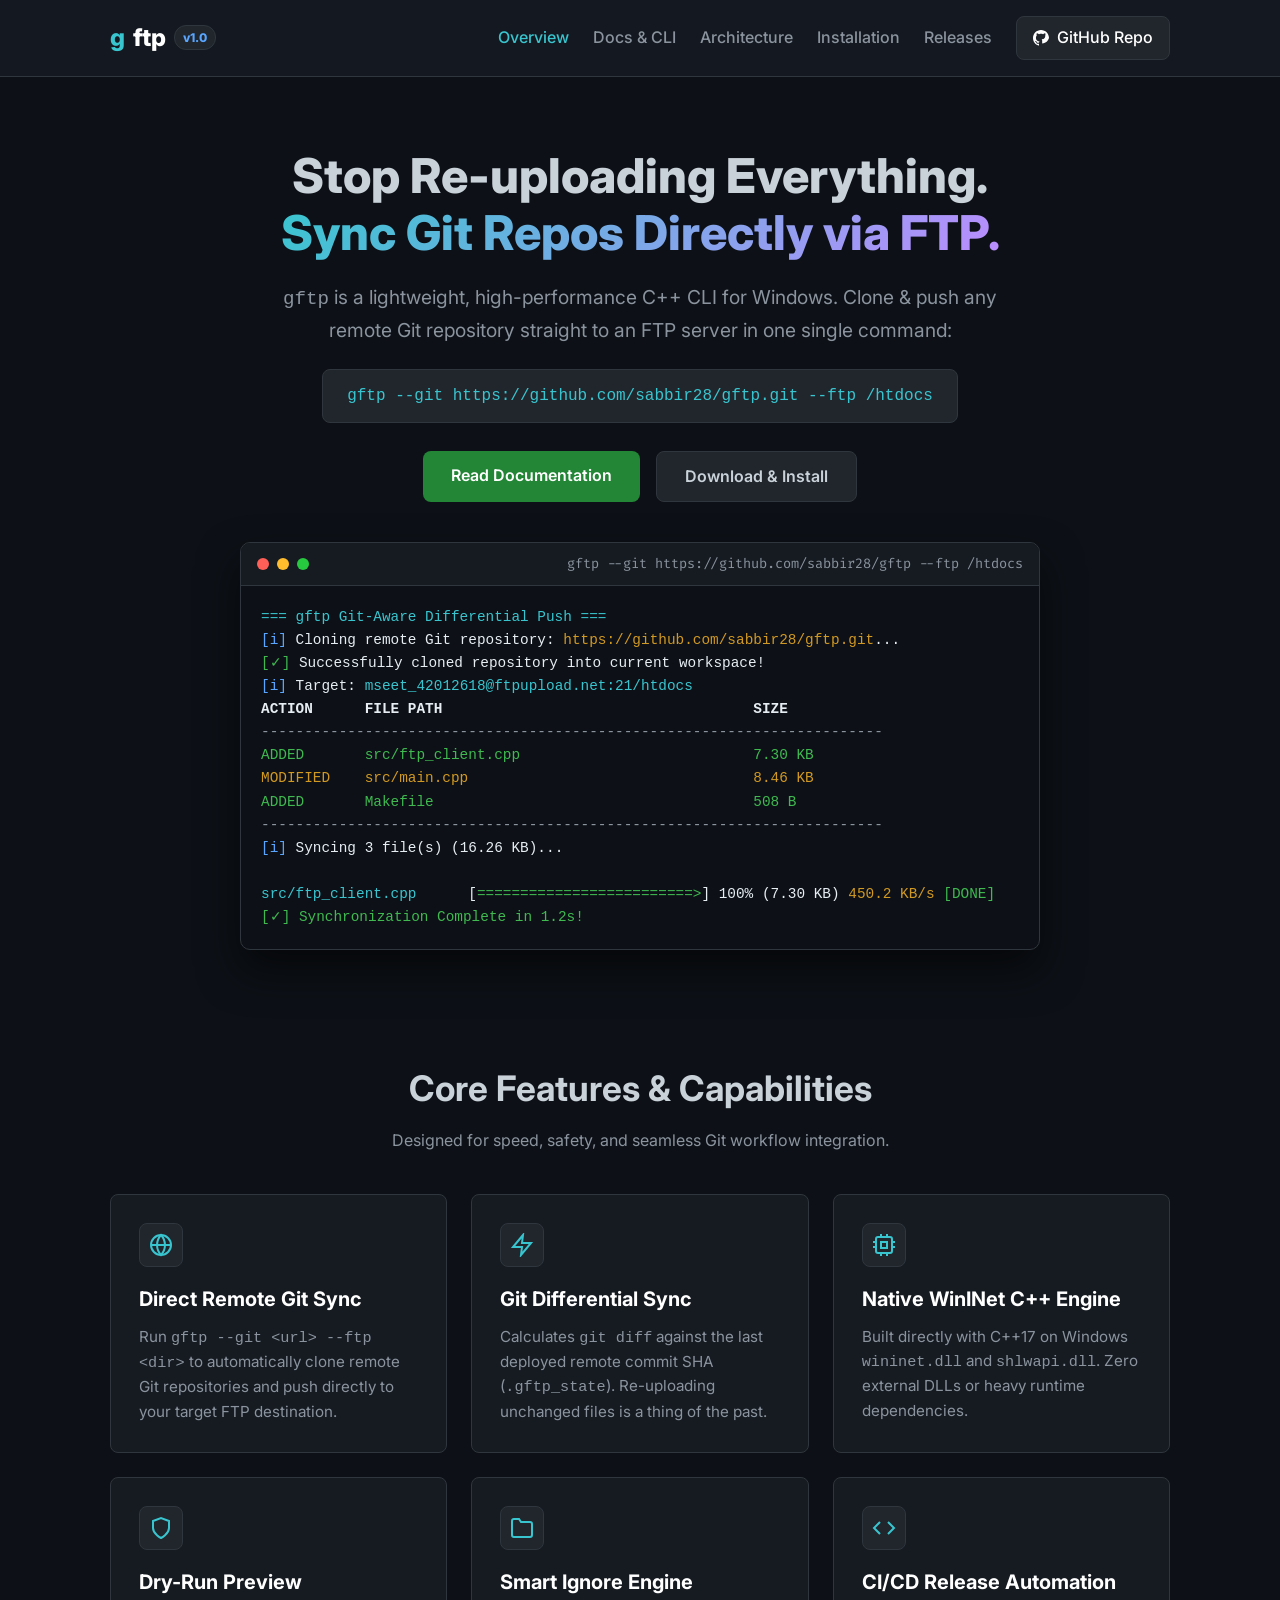
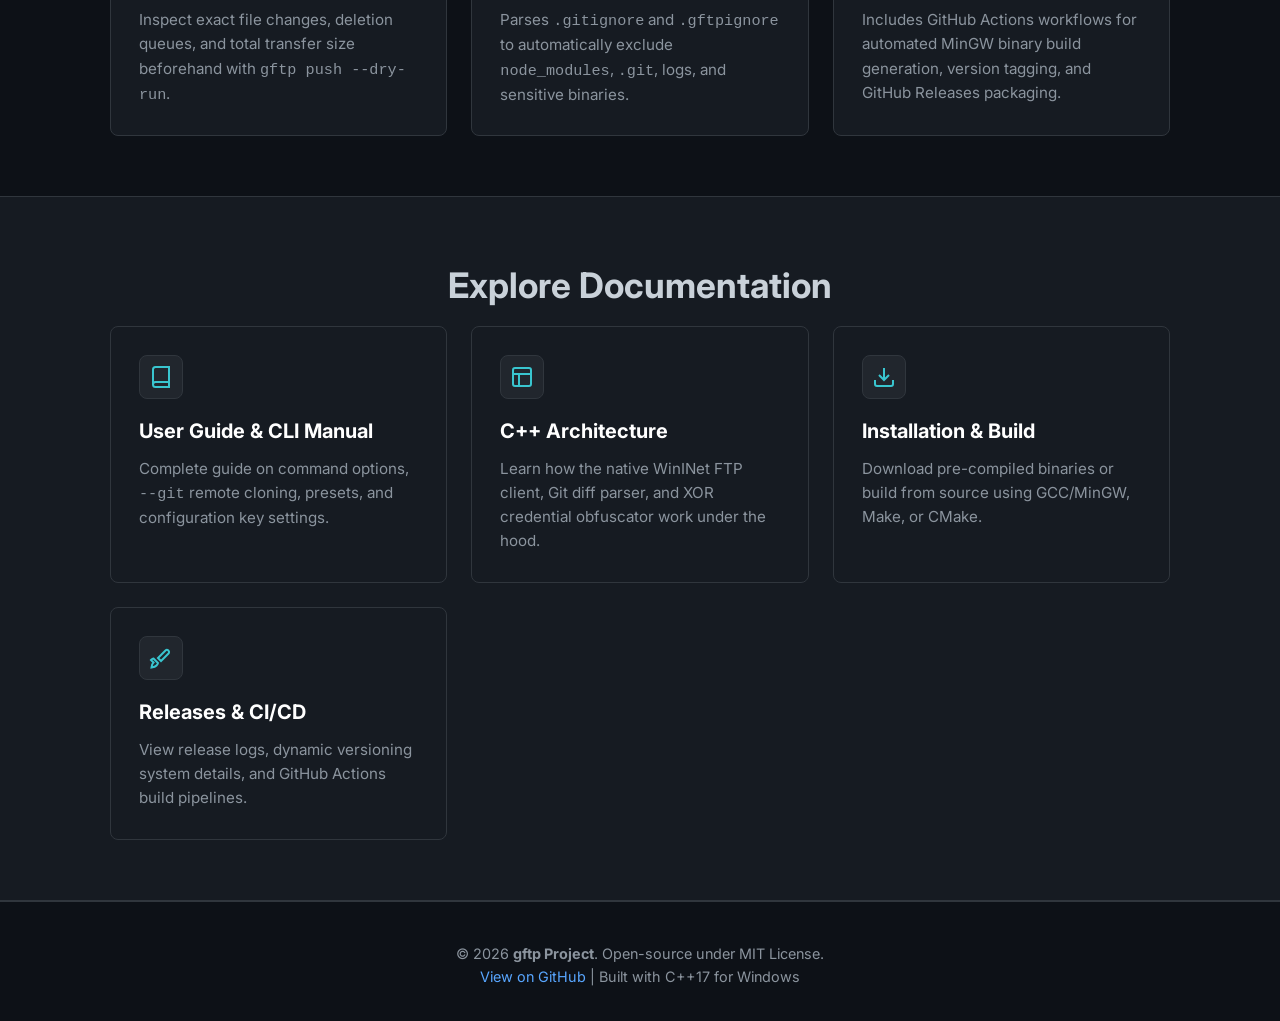
<file: docs/index.html>
<!DOCTYPE html>
<html lang="en">

<head>
    <meta charset="UTF-8">
    <meta name="viewport" content="width=device-width, initial-scale=1.0">
    <title>gftp - Git-Aware FTP Differential Sync CLI for Windows</title>
    <meta name="description"
        content="gftp is a high-performance C++ command-line tool built for Windows that accelerates website and codebase deployments by performing Git commit differential FTP sync.">
    <link rel="preconnect" href="https://fonts.googleapis.com">
    <link rel="preconnect" href="https://fonts.gstatic.com" crossorigin>
    <link
        href="https://fonts.googleapis.com/css2?family=Fira+Code:wght@400;600&family=Inter:wght@300;400;600;700;800&display=swap"
        rel="stylesheet">
    <link rel="stylesheet" href="style.css">
</head>

<body>

    <!-- Header Navigation -->
    <header class="navbar">
        <div class="container nav-container">
            <a href="index.html" class="brand">
                <span class="brand-accent">g</span>ftp
                <span class="badge">v1.0</span>
            </a>
            <nav class="nav-links">
                <a href="index.html" class="active">Overview</a>
                <a href="docs.html">Docs & CLI</a>
                <a href="architecture.html">Architecture</a>
                <a href="install.html">Installation</a>
                <a href="releases.html">Releases</a>
                <a href="https://github.com/sabbir28/gftp" target="_blank" class="github-btn">
                    <svg height="16" width="16" viewBox="0 0 16 16" fill="currentColor">
                        <path
                            d="M8 0C3.58 0 0 3.58 0 8c0 3.54 2.29 6.53 5.47 7.59.4.07.55-.17.55-.38 0-.19-.01-.82-.01-1.49-2.01.37-2.53-.49-2.69-.94-.09-.23-.48-.94-.82-1.13-.28-.15-.68-.52-.01-.53.63-.01 1.08.58 1.23.82.72 1.21 1.87.87 2.33.66.07-.52.28-.87.51-1.07-1.78-.2-3.64-.89-3.64-3.95 0-.87.31-1.59.82-2.15-.08-.2-.36-1.02.08-2.12 0 0 .67-.21 2.2.82.64-.18 1.32-.27 2-.27.68 0 1.36.09 2 .27 1.53-1.04 2.2-.82 2.2-.82.44 1.1.16 1.92.08 2.12 0 3.07-1.87 3.75-3.65 3.95.29.25.54.73.54 1.48 0 1.07-.01 1.93-.01 2.2 0 .21.15.46.55.38A8.013 8.013 0 0016 8c0-4.42-3.58-8-8-8z" />
                    </svg>
                    GitHub Repo
                </a>
            </nav>
        </div>
    </header>

    <!-- Hero Section -->
    <section class="hero">
        <div class="container hero-content">
            <h1 class="hero-title">Stop Re-uploading Everything.<br><span class="gradient-text">Sync Git Repos Directly
                    via FTP.</span></h1>
            <p class="hero-subtitle">
                <code>gftp</code> is a lightweight, high-performance C++ CLI for Windows. Clone & push any remote Git
                repository straight to an FTP server in one single command:
            </p>
            <div class="hero-code-banner">
                <code>gftp --git https://github.com/sabbir28/gftp.git --ftp /htdocs</code>
            </div>
            <div class="hero-actions">
                <a href="docs.html" class="btn btn-primary">Read Documentation</a>
                <a href="install.html" class="btn btn-secondary">Download & Install</a>
            </div>

            <!-- Terminal Showcase Window -->
            <div class="terminal-window">
                <div class="terminal-header">
                    <span class="dot red"></span>
                    <span class="dot yellow"></span>
                    <span class="dot green"></span>
                    <span class="terminal-title">gftp --git https://github.com/sabbir28/gftp --ftp /htdocs</span>
                </div>
                <div class="terminal-body">
                    <pre><span class="cyan">=== gftp Git-Aware Differential Push ===</span>
<span class="blue">[i]</span> Cloning remote Git repository: <span class="yellow">https://github.com/sabbir28/gftp.git</span>...
<span class="green">[✓]</span> Successfully cloned repository into current workspace!
<span class="blue">[i]</span> Target: <span class="cyan">mseet_42012618@ftpupload.net:21/htdocs</span>
<span class="bold">ACTION      FILE PATH                                    SIZE</span>
<span class="gray">------------------------------------------------------------------------</span>
<span class="green">ADDED       src/ftp_client.cpp                           7.30 KB</span>
<span class="yellow">MODIFIED    src/main.cpp                                 8.46 KB</span>
<span class="green">ADDED       Makefile                                     508 B</span>
<span class="gray">------------------------------------------------------------------------</span>
<span class="blue">[i]</span> Syncing 3 file(s) (16.26 KB)...

<span class="cyan">src/ftp_client.cpp     </span> [<span class="green">=========================></span>] 100% (7.30 KB) <span class="yellow">450.2 KB/s</span> <span class="green">[DONE]</span>
<span class="green">[✓] Synchronization Complete in 1.2s!</span></pre>
                </div>
            </div>
        </div>
    </section>

    <!-- Features Grid -->
    <section id="features" class="section">
        <div class="container">
            <h2 class="section-title">Core Features & Capabilities</h2>
            <p class="section-subtitle">Designed for speed, safety, and seamless Git workflow integration.</p>

            <div class="features-grid">
                <div class="feature-card">
                    <div class="feature-icon">
                        <svg width="24" height="24" viewBox="0 0 24 24" fill="none" stroke="currentColor"
                            stroke-width="2">
                            <circle cx="12" cy="12" r="10" />
                            <path d="M2 12h20" />
                            <path
                                d="M12 2a15.3 15.3 0 0 1 4 10 15.3 15.3 0 0 1-4 10 15.3 15.3 0 0 1-4-10 15.3 15.3 0 0 1 4-10z" />
                        </svg>
                    </div>
                    <h3>Direct Remote Git Sync</h3>
                    <p>Run <code>gftp --git &lt;url&gt; --ftp &lt;dir&gt;</code> to automatically clone remote Git
                        repositories and push directly to your target FTP destination.</p>
                </div>
                <div class="feature-card">
                    <div class="feature-icon">
                        <svg width="24" height="24" viewBox="0 0 24 24" fill="none" stroke="currentColor"
                            stroke-width="2">
                            <polygon points="13 2 3 14 12 14 11 22 21 10 12 10 13 2" />
                        </svg>
                    </div>
                    <h3>Git Differential Sync</h3>
                    <p>Calculates <code>git diff</code> against the last deployed remote commit SHA
                        (<code>.gftp_state</code>). Re-uploading unchanged files is a thing of the past.</p>
                </div>
                <div class="feature-card">
                    <div class="feature-icon">
                        <svg width="24" height="24" viewBox="0 0 24 24" fill="none" stroke="currentColor"
                            stroke-width="2">
                            <rect x="4" y="4" width="16" height="16" rx="2" ry="2" />
                            <rect x="9" y="9" width="6" height="6" />
                            <line x1="9" y1="1" x2="9" y2="4" />
                            <line x1="15" y1="1" x2="15" y2="4" />
                            <line x1="9" y1="20" x2="9" y2="23" />
                            <line x1="15" y1="20" x2="15" y2="23" />
                            <line x1="20" y1="9" x2="23" y2="9" />
                            <line x1="20" y1="14" x2="23" y2="14" />
                            <line x1="1" y1="9" x2="4" y2="9" />
                            <line x1="1" y1="14" x2="4" y2="14" />
                        </svg>
                    </div>
                    <h3>Native WinINet C++ Engine</h3>
                    <p>Built directly with C++17 on Windows <code>wininet.dll</code> and <code>shlwapi.dll</code>. Zero
                        external DLLs or heavy runtime dependencies.</p>
                </div>
                <div class="feature-card">
                    <div class="feature-icon">
                        <svg width="24" height="24" viewBox="0 0 24 24" fill="none" stroke="currentColor"
                            stroke-width="2">
                            <path d="M12 22s8-4 8-10V5l-8-3-8 3v7c0 6 8 10 8 10z" />
                        </svg>
                    </div>
                    <h3>Dry-Run Preview</h3>
                    <p>Inspect exact file changes, deletion queues, and total transfer size beforehand with
                        <code>gftp push --dry-run</code>.</p>
                </div>
                <div class="feature-card">
                    <div class="feature-icon">
                        <svg width="24" height="24" viewBox="0 0 24 24" fill="none" stroke="currentColor"
                            stroke-width="2">
                            <path d="M22 19a2 2 0 0 1-2 2H4a2 2 0 0 1-2-2V5a2 2 0 0 1 2-2h5l2 3h9a2 2 0 0 1 2 2z" />
                        </svg>
                    </div>
                    <h3>Smart Ignore Engine</h3>
                    <p>Parses <code>.gitignore</code> and <code>.gftpignore</code> to automatically exclude
                        <code>node_modules</code>, <code>.git</code>, logs, and sensitive binaries.</p>
                </div>
                <div class="feature-card">
                    <div class="feature-icon">
                        <svg width="24" height="24" viewBox="0 0 24 24" fill="none" stroke="currentColor"
                            stroke-width="2">
                            <polyline points="16 18 22 12 16 6" />
                            <polyline points="8 6 2 12 8 18" />
                        </svg>
                    </div>
                    <h3>CI/CD Release Automation</h3>
                    <p>Includes GitHub Actions workflows for automated MinGW binary build generation, version tagging,
                        and GitHub Releases packaging.</p>
                </div>
            </div>
        </div>
    </section>

    <!-- Navigation Cards to Subpages -->
    <section class="section bg-alt">
        <div class="container">
            <h2 class="section-title">Explore Documentation</h2>
            <div class="pages-grid">
                <a href="docs.html" class="page-card">
                    <div class="page-card-icon">
                        <svg width="24" height="24" viewBox="0 0 24 24" fill="none" stroke="currentColor"
                            stroke-width="2">
                            <path d="M4 19.5A2.5 2.5 0 0 1 6.5 17H20" />
                            <path d="M6.5 2H20v20H6.5A2.5 2.5 0 0 1 4 19.5v-15A2.5 2.5 0 0 1 6.5 2z" />
                        </svg>
                    </div>
                    <h3>User Guide & CLI Manual</h3>
                    <p>Complete guide on command options, <code>--git</code> remote cloning, presets, and configuration
                        key settings.</p>
                </a>
                <a href="architecture.html" class="page-card">
                    <div class="page-card-icon">
                        <svg width="24" height="24" viewBox="0 0 24 24" fill="none" stroke="currentColor"
                            stroke-width="2">
                            <rect x="3" y="3" width="18" height="18" rx="2" ry="2" />
                            <line x1="3" y1="9" x2="21" y2="9" />
                            <line x1="9" y1="21" x2="9" y2="9" />
                        </svg>
                    </div>
                    <h3>C++ Architecture</h3>
                    <p>Learn how the native WinINet FTP client, Git diff parser, and XOR credential obfuscator work
                        under the hood.</p>
                </a>
                <a href="install.html" class="page-card">
                    <div class="page-card-icon">
                        <svg width="24" height="24" viewBox="0 0 24 24" fill="none" stroke="currentColor"
                            stroke-width="2">
                            <path d="M21 15v4a2 2 0 0 1-2 2H5a2 2 0 0 1-2-2v-4" />
                            <polyline points="7 10 12 15 17 10" />
                            <line x1="12" y1="15" x2="12" y2="3" />
                        </svg>
                    </div>
                    <h3>Installation & Build</h3>
                    <p>Download pre-compiled binaries or build from source using GCC/MinGW, Make, or CMake.</p>
                </a>
                <a href="releases.html" class="page-card">
                    <div class="page-card-icon">
                        <svg width="24" height="24" viewBox="0 0 24 24" fill="none" stroke="currentColor"
                            stroke-width="2">
                            <path
                                d="M4.5 16.5c-1.5 1.26-2 5-2 5s3.74-.5 5-2c.71-.71 1.26-1.5 1.5-2.5l-4.5-4.5c-1 0-1.79.79-2.5 1.5z" />
                            <path d="M12 15l-3-3 7.5-7.5c.78-.78 2.05-.78 2.83 0l.17.17c.78.78.78 2.05 0 2.83L12 15z" />
                        </svg>
                    </div>
                    <h3>Releases & CI/CD</h3>
                    <p>View release logs, dynamic versioning system details, and GitHub Actions build pipelines.</p>
                </a>
            </div>
        </div>
    </section>

    <!-- Footer -->
    <footer class="footer">
        <div class="container footer-content">
            <p>&copy; 2026 <strong>gftp Project</strong>. Open-source under MIT License.</p>
            <p><a href="https://github.com/sabbir28/gftp" target="_blank">View on GitHub</a> | Built with C++17 for
                Windows</p>
        </div>
    </footer>

</body>

</html>
</file>
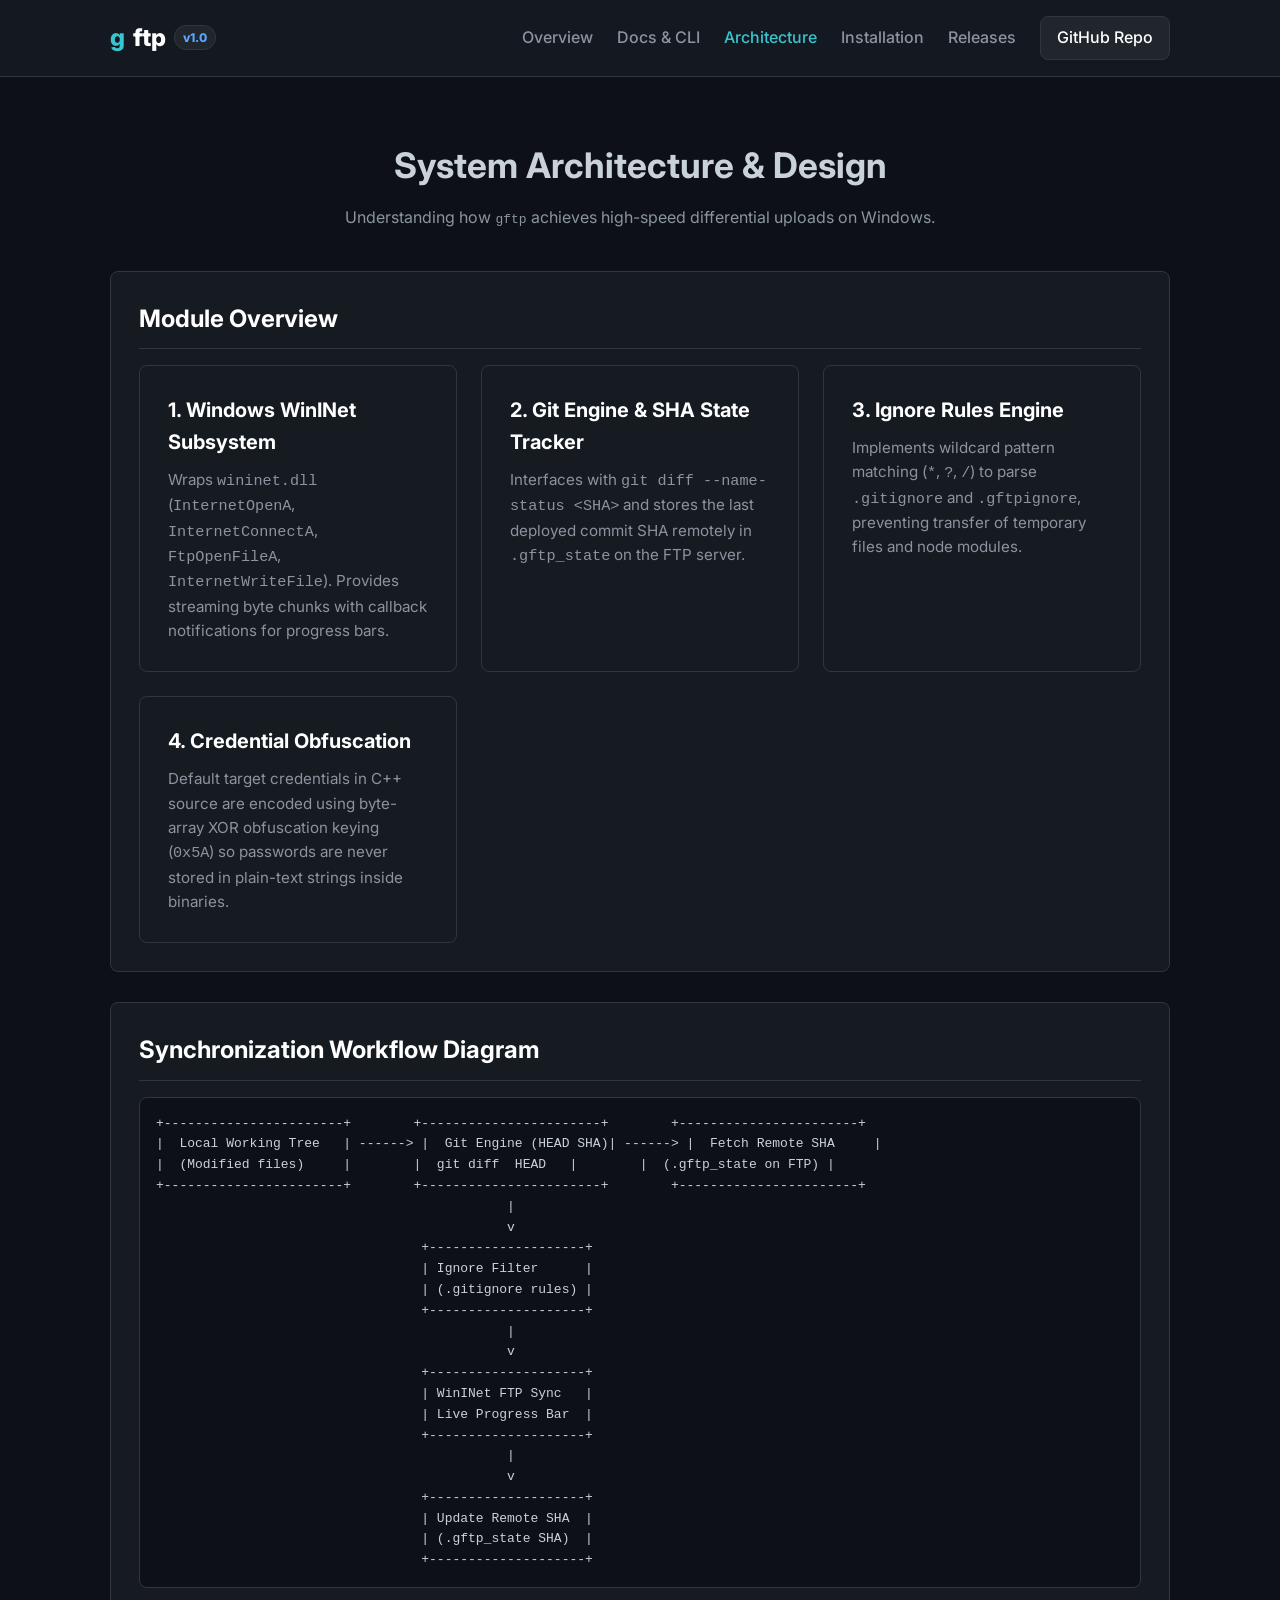
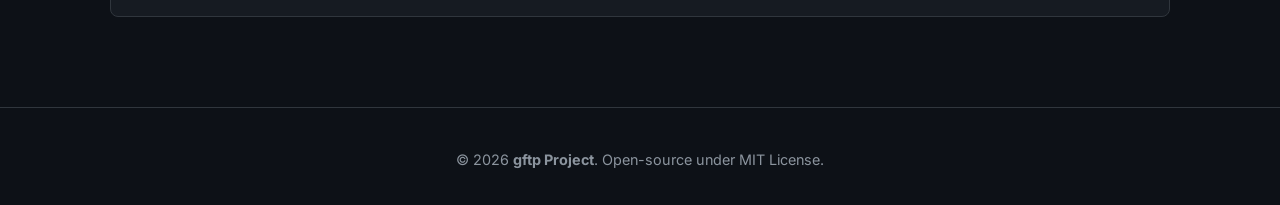
<file: docs/architecture.html>
<!DOCTYPE html>
<html lang="en">

<head>
    <meta charset="UTF-8">
    <meta name="viewport" content="width=device-width, initial-scale=1.0">
    <title>gftp - Architecture & C++ Internal Design</title>
    <link rel="preconnect" href="https://fonts.googleapis.com">
    <link rel="preconnect" href="https://fonts.gstatic.com" crossorigin>
    <link
        href="https://fonts.googleapis.com/css2?family=Fira+Code:wght@400;600&family=Inter:wght@300;400;600;700;800&display=swap"
        rel="stylesheet">
    <link rel="stylesheet" href="style.css">
</head>

<body>

    <header class="navbar">
        <div class="container nav-container">
            <a href="index.html" class="brand"><span class="brand-accent">g</span>ftp <span
                    class="badge">v1.0</span></a>
            <nav class="nav-links">
                <a href="index.html">Overview</a>
                <a href="docs.html">Docs & CLI</a>
                <a href="architecture.html" class="active">Architecture</a>
                <a href="install.html">Installation</a>
                <a href="releases.html">Releases</a>
                <a href="https://github.com/sabbir28/gftp" target="_blank" class="github-btn">GitHub Repo</a>
            </nav>
        </div>
    </header>

    <section class="section">
        <div class="container">
            <h1 class="section-title">System Architecture & Design</h1>
            <p class="section-subtitle">Understanding how <code>gftp</code> achieves high-speed differential uploads on
                Windows.</p>

            <div class="doc-card">
                <h2>Module Overview</h2>
                <div class="features-grid">
                    <div class="feature-card">
                        <h3>1. Windows WinINet Subsystem</h3>
                        <p>Wraps <code>wininet.dll</code> (<code>InternetOpenA</code>, <code>InternetConnectA</code>,
                            <code>FtpOpenFileA</code>, <code>InternetWriteFile</code>). Provides streaming byte chunks
                            with callback notifications for progress bars.</p>
                    </div>
                    <div class="feature-card">
                        <h3>2. Git Engine & SHA State Tracker</h3>
                        <p>Interfaces with <code>git diff --name-status &lt;SHA&gt;</code> and stores the last deployed
                            commit SHA remotely in <code>.gftp_state</code> on the FTP server.</p>
                    </div>
                    <div class="feature-card">
                        <h3>3. Ignore Rules Engine</h3>
                        <p>Implements wildcard pattern matching (<code>*</code>, <code>?</code>, <code>/</code>) to
                            parse <code>.gitignore</code> and <code>.gftpignore</code>, preventing transfer of temporary
                            files and node modules.</p>
                    </div>
                    <div class="feature-card">
                        <h3>4. Credential Obfuscation</h3>
                        <p>Default target credentials in C++ source are encoded using byte-array XOR obfuscation keying
                            (<code>0x5A</code>) so passwords are never stored in plain-text strings inside binaries.</p>
                    </div>
                </div>
            </div>

            <div class="doc-card">
                <h2>Synchronization Workflow Diagram</h2>
                <div class="code-block">
                    <pre><code>+-----------------------+        +-----------------------+        +-----------------------+
|  Local Working Tree   | ------> |  Git Engine (HEAD SHA)| ------> |  Fetch Remote SHA     |
|  (Modified files)     |        |  git diff <SHA> HEAD   |        |  (.gftp_state on FTP) |
+-----------------------+        +-----------------------+        +-----------------------+
                                             |
                                             v
                                  +--------------------+
                                  | Ignore Filter      |
                                  | (.gitignore rules) |
                                  +--------------------+
                                             |
                                             v
                                  +--------------------+
                                  | WinINet FTP Sync   |
                                  | Live Progress Bar  |
                                  +--------------------+
                                             |
                                             v
                                  +--------------------+
                                  | Update Remote SHA  |
                                  | (.gftp_state SHA)  |
                                  +--------------------+</code></pre>
                </div>
            </div>
        </div>
    </section>

    <footer class="footer">
        <div class="container footer-content">
            <p>&copy; 2026 <strong>gftp Project</strong>. Open-source under MIT License.</p>
        </div>
    </footer>
</body>

</html>
</file>
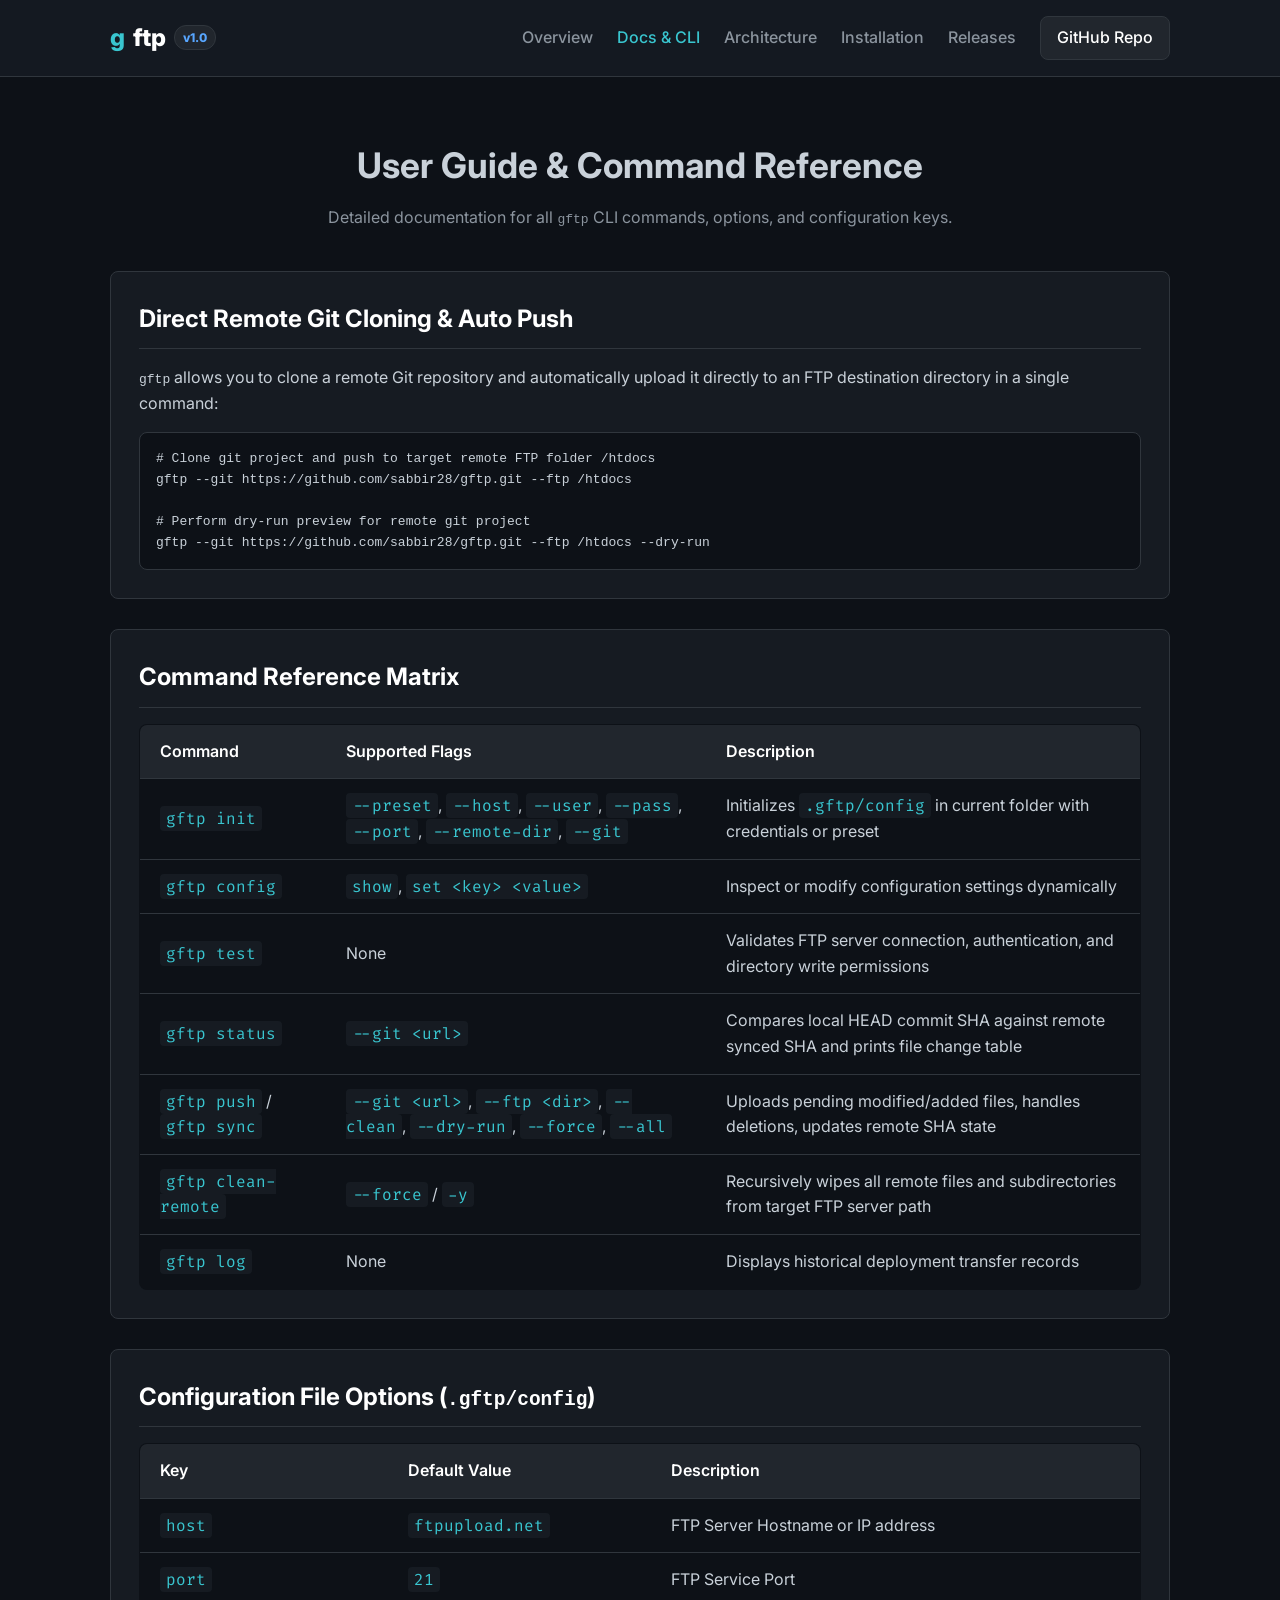
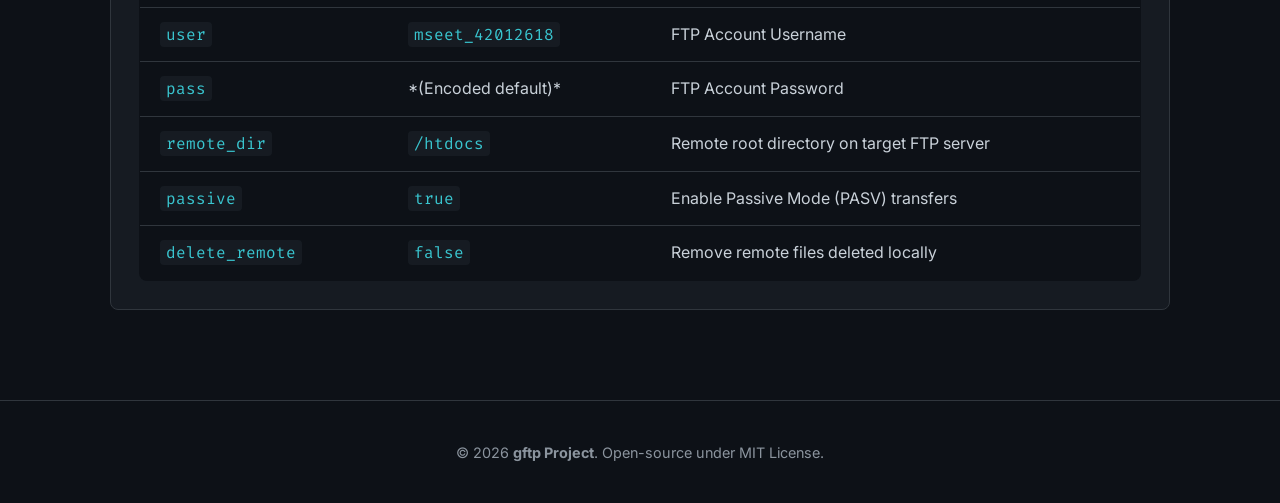
<file: docs/docs.html>
<!DOCTYPE html>
<html lang="en">

<head>
    <meta charset="UTF-8">
    <meta name="viewport" content="width=device-width, initial-scale=1.0">
    <title>gftp - User Guide & CLI Reference</title>
    <link rel="preconnect" href="https://fonts.googleapis.com">
    <link rel="preconnect" href="https://fonts.gstatic.com" crossorigin>
    <link
        href="https://fonts.googleapis.com/css2?family=Fira+Code:wght@400;600&family=Inter:wght@300;400;600;700;800&display=swap"
        rel="stylesheet">
    <link rel="stylesheet" href="style.css">
</head>

<body>

    <header class="navbar">
        <div class="container nav-container">
            <a href="index.html" class="brand"><span class="brand-accent">g</span>ftp <span
                    class="badge">v1.0</span></a>
            <nav class="nav-links">
                <a href="index.html">Overview</a>
                <a href="docs.html" class="active">Docs & CLI</a>
                <a href="architecture.html">Architecture</a>
                <a href="install.html">Installation</a>
                <a href="releases.html">Releases</a>
                <a href="https://github.com/sabbir28/gftp" target="_blank" class="github-btn">GitHub Repo</a>
            </nav>
        </div>
    </header>

    <section class="section">
        <div class="container">
            <h1 class="section-title">User Guide & Command Reference</h1>
            <p class="section-subtitle">Detailed documentation for all <code>gftp</code> CLI commands, options, and
                configuration keys.</p>

            <div class="doc-card">
                <h2>Direct Remote Git Cloning & Auto Push</h2>
                <p><code>gftp</code> allows you to clone a remote Git repository and automatically upload it directly to
                    an FTP destination directory in a single command:</p>
                <div class="code-block">
                    <pre><code># Clone git project and push to target remote FTP folder /htdocs
gftp --git https://github.com/sabbir28/gftp.git --ftp /htdocs

# Perform dry-run preview for remote git project
gftp --git https://github.com/sabbir28/gftp.git --ftp /htdocs --dry-run</code></pre>
                </div>
            </div>

            <div class="doc-card">
                <h2>Command Reference Matrix</h2>
                <table class="cmd-table">
                    <thead>
                        <tr>
                            <th>Command</th>
                            <th>Supported Flags</th>
                            <th>Description</th>
                        </tr>
                    </thead>
                    <tbody>
                        <tr>
                            <td><code>gftp init</code></td>
                            <td><code>--preset</code>, <code>--host</code>, <code>--user</code>, <code>--pass</code>,
                                <code>--port</code>, <code>--remote-dir</code>, <code>--git</code>
                            </td>
                            <td>Initializes <code>.gftp/config</code> in current folder with credentials or preset</td>
                        </tr>
                        <tr>
                            <td><code>gftp config</code></td>
                            <td><code>show</code>, <code>set &lt;key&gt; &lt;value&gt;</code></td>
                            <td>Inspect or modify configuration settings dynamically</td>
                        </tr>
                        <tr>
                            <td><code>gftp test</code></td>
                            <td>None</td>
                            <td>Validates FTP server connection, authentication, and directory write permissions</td>
                        </tr>
                        <tr>
                            <td><code>gftp status</code></td>
                            <td><code>--git &lt;url&gt;</code></td>
                            <td>Compares local HEAD commit SHA against remote synced SHA and prints file change table
                            </td>
                        </tr>
                        <tr>
                            <td><code>gftp push</code> / <code>gftp sync</code></td>
                            <td><code>--git &lt;url&gt;</code>, <code>--ftp &lt;dir&gt;</code>, <code>--clean</code>,
                                <code>--dry-run</code>, <code>--force</code>, <code>--all</code></td>
                            <td>Uploads pending modified/added files, handles deletions, updates remote SHA state</td>
                        </tr>
                        <tr>
                            <td><code>gftp clean-remote</code></td>
                            <td><code>--force</code> / <code>-y</code></td>
                            <td>Recursively wipes all remote files and subdirectories from target FTP server path</td>
                        </tr>
                        <tr>
                            <td><code>gftp log</code></td>
                            <td>None</td>
                            <td>Displays historical deployment transfer records</td>
                        </tr>
                    </tbody>
                </table>
            </div>

            <div class="doc-card">
                <h2>Configuration File Options (<code>.gftp/config</code>)</h2>
                <table class="cmd-table">
                    <thead>
                        <tr>
                            <th>Key</th>
                            <th>Default Value</th>
                            <th>Description</th>
                        </tr>
                    </thead>
                    <tbody>
                        <tr>
                            <td><code>host</code></td>
                            <td><code>ftpupload.net</code></td>
                            <td>FTP Server Hostname or IP address</td>
                        </tr>
                        <tr>
                            <td><code>port</code></td>
                            <td><code>21</code></td>
                            <td>FTP Service Port</td>
                        </tr>
                        <tr>
                            <td><code>user</code></td>
                            <td><code>mseet_42012618</code></td>
                            <td>FTP Account Username</td>
                        </tr>
                        <tr>
                            <td><code>pass</code></td>
                            <td>*(Encoded default)*</td>
                            <td>FTP Account Password</td>
                        </tr>
                        <tr>
                            <td><code>remote_dir</code></td>
                            <td><code>/htdocs</code></td>
                            <td>Remote root directory on target FTP server</td>
                        </tr>
                        <tr>
                            <td><code>passive</code></td>
                            <td><code>true</code></td>
                            <td>Enable Passive Mode (PASV) transfers</td>
                        </tr>
                        <tr>
                            <td><code>delete_remote</code></td>
                            <td><code>false</code></td>
                            <td>Remove remote files deleted locally</td>
                        </tr>
                    </tbody>
                </table>
            </div>
        </div>
    </section>

    <footer class="footer">
        <div class="container footer-content">
            <p>&copy; 2026 <strong>gftp Project</strong>. Open-source under MIT License.</p>
        </div>
    </footer>
</body>

</html>
</file>
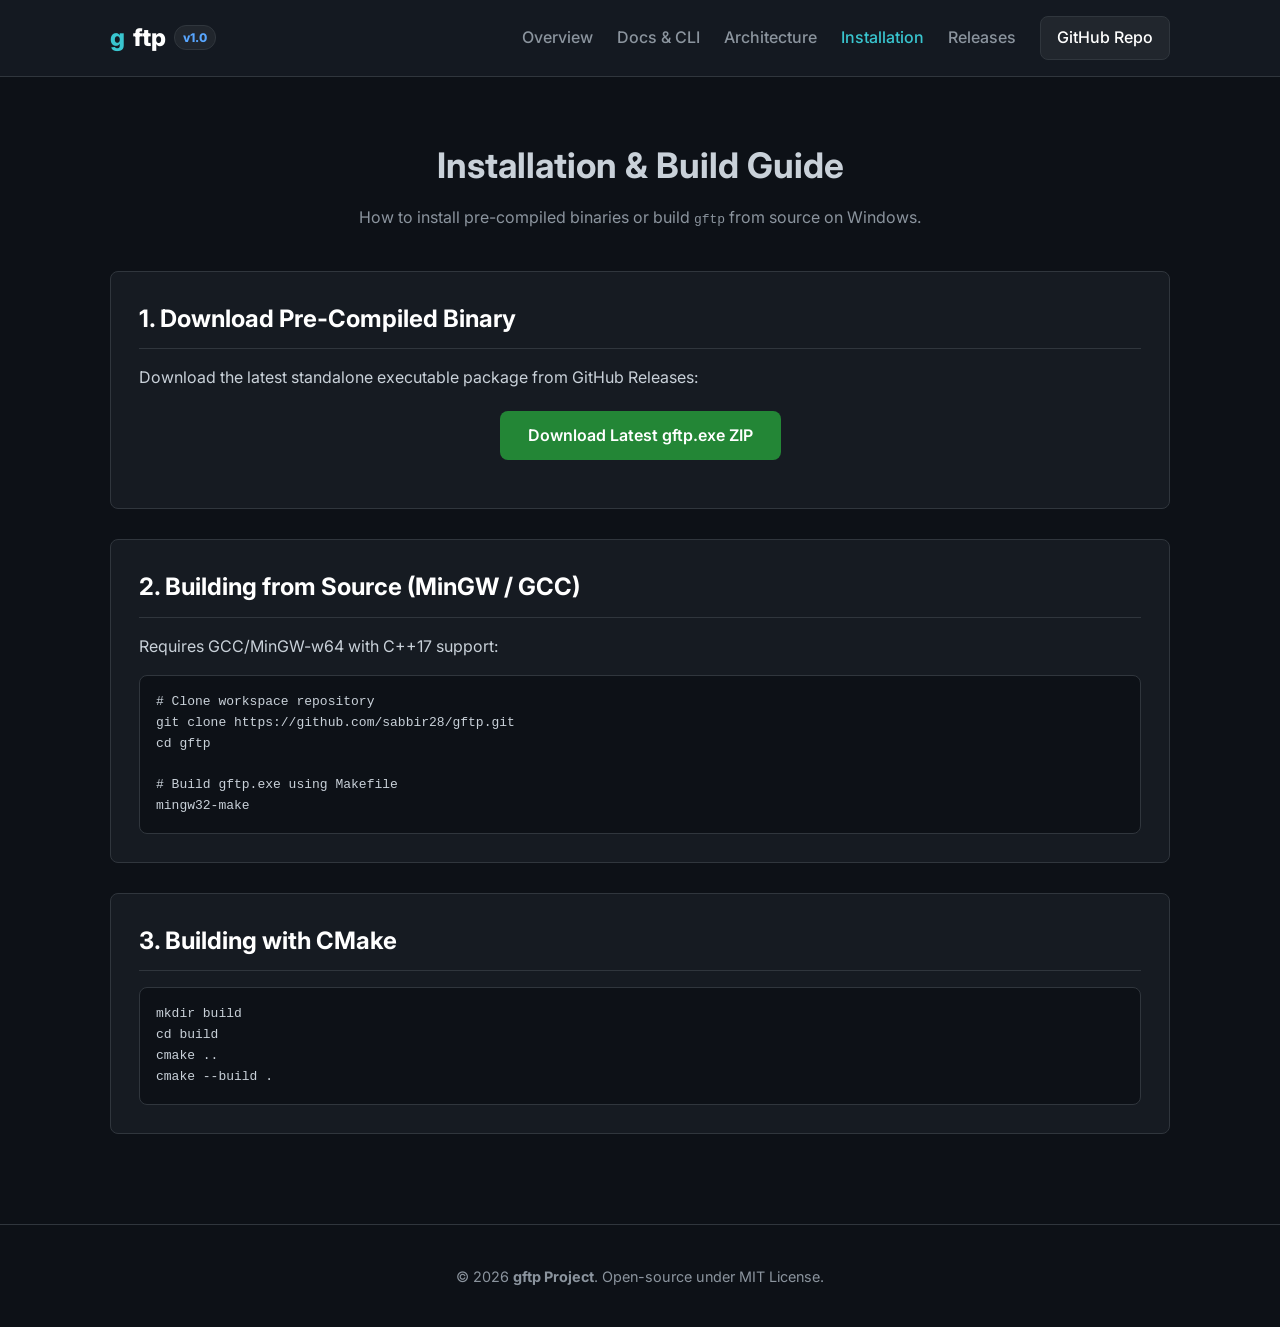
<file: docs/install.html>
<!DOCTYPE html>
<html lang="en">

<head>
    <meta charset="UTF-8">
    <meta name="viewport" content="width=device-width, initial-scale=1.0">
    <title>gftp - Installation & Build Guide</title>
    <link rel="preconnect" href="https://fonts.googleapis.com">
    <link rel="preconnect" href="https://fonts.gstatic.com" crossorigin>
    <link
        href="https://fonts.googleapis.com/css2?family=Fira+Code:wght@400;600&family=Inter:wght@300;400;600;700;800&display=swap"
        rel="stylesheet">
    <link rel="stylesheet" href="style.css">
</head>

<body>

    <header class="navbar">
        <div class="container nav-container">
            <a href="index.html" class="brand"><span class="brand-accent">g</span>ftp <span
                    class="badge">v1.0</span></a>
            <nav class="nav-links">
                <a href="index.html">Overview</a>
                <a href="docs.html">Docs & CLI</a>
                <a href="architecture.html">Architecture</a>
                <a href="install.html" class="active">Installation</a>
                <a href="releases.html">Releases</a>
                <a href="https://github.com/sabbir28/gftp" target="_blank" class="github-btn">GitHub Repo</a>
            </nav>
        </div>
    </header>

    <section class="section">
        <div class="container">
            <h1 class="section-title">Installation & Build Guide</h1>
            <p class="section-subtitle">How to install pre-compiled binaries or build <code>gftp</code> from source on
                Windows.</p>

            <div class="doc-card">
                <h2>1. Download Pre-Compiled Binary</h2>
                <p>Download the latest standalone executable package from GitHub Releases:</p>
                <div class="hero-actions" style="margin: 20px 0;">
                    <a href="https://github.com/sabbir28/gftp/releases" target="_blank" class="btn btn-primary">Download
                        Latest gftp.exe ZIP</a>
                </div>
            </div>

            <div class="doc-card">
                <h2>2. Building from Source (MinGW / GCC)</h2>
                <p>Requires GCC/MinGW-w64 with C++17 support:</p>
                <div class="code-block">
                    <pre><code># Clone workspace repository
git clone https://github.com/sabbir28/gftp.git
cd gftp

# Build gftp.exe using Makefile
mingw32-make</code></pre>
                </div>
            </div>

            <div class="doc-card">
                <h2>3. Building with CMake</h2>
                <div class="code-block">
                    <pre><code>mkdir build
cd build
cmake ..
cmake --build .</code></pre>
                </div>
            </div>
        </div>
    </section>

    <footer class="footer">
        <div class="container footer-content">
            <p>&copy; 2026 <strong>gftp Project</strong>. Open-source under MIT License.</p>
        </div>
    </footer>
</body>

</html>
</file>
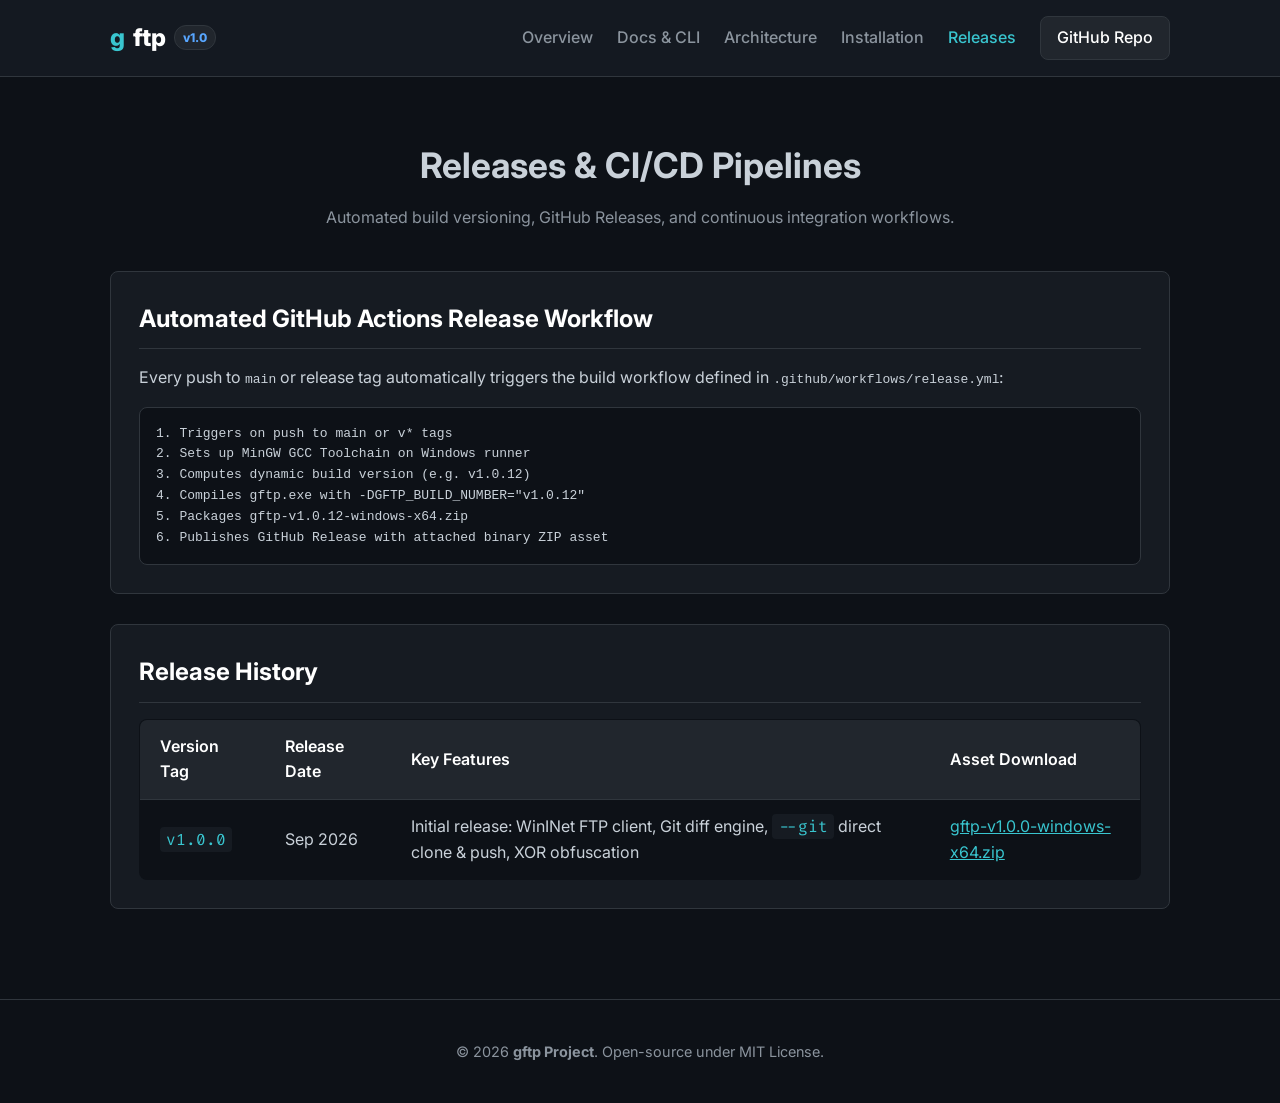
<file: docs/releases.html>
<!DOCTYPE html>
<html lang="en">

<head>
    <meta charset="UTF-8">
    <meta name="viewport" content="width=device-width, initial-scale=1.0">
    <title>gftp - Releases & GitHub CI/CD</title>
    <link rel="preconnect" href="https://fonts.googleapis.com">
    <link rel="preconnect" href="https://fonts.gstatic.com" crossorigin>
    <link
        href="https://fonts.googleapis.com/css2?family=Fira+Code:wght@400;600&family=Inter:wght@300;400;600;700;800&display=swap"
        rel="stylesheet">
    <link rel="stylesheet" href="style.css">
</head>

<body>

    <header class="navbar">
        <div class="container nav-container">
            <a href="index.html" class="brand"><span class="brand-accent">g</span>ftp <span
                    class="badge">v1.0</span></a>
            <nav class="nav-links">
                <a href="index.html">Overview</a>
                <a href="docs.html">Docs & CLI</a>
                <a href="architecture.html">Architecture</a>
                <a href="install.html">Installation</a>
                <a href="releases.html" class="active">Releases</a>
                <a href="https://github.com/sabbir28/gftp" target="_blank" class="github-btn">GitHub Repo</a>
            </nav>
        </div>
    </header>

    <section class="section">
        <div class="container">
            <h1 class="section-title">Releases & CI/CD Pipelines</h1>
            <p class="section-subtitle">Automated build versioning, GitHub Releases, and continuous integration
                workflows.</p>

            <div class="doc-card">
                <h2>Automated GitHub Actions Release Workflow</h2>
                <p>Every push to <code>main</code> or release tag automatically triggers the build workflow defined in
                    <code>.github/workflows/release.yml</code>:</p>
                <div class="code-block">
                    <pre><code>1. Triggers on push to main or v* tags
2. Sets up MinGW GCC Toolchain on Windows runner
3. Computes dynamic build version (e.g. v1.0.12)
4. Compiles gftp.exe with -DGFTP_BUILD_NUMBER="v1.0.12"
5. Packages gftp-v1.0.12-windows-x64.zip
6. Publishes GitHub Release with attached binary ZIP asset</code></pre>
                </div>
            </div>

            <div class="doc-card">
                <h2>Release History</h2>
                <table class="cmd-table">
                    <thead>
                        <tr>
                            <th>Version Tag</th>
                            <th>Release Date</th>
                            <th>Key Features</th>
                            <th>Asset Download</th>
                        </tr>
                    </thead>
                    <tbody>
                        <tr>
                            <td><code>v1.0.0</code></td>
                            <td>Sep 2026</td>
                            <td>Initial release: WinINet FTP client, Git diff engine, <code>--git</code> direct clone &
                                push, XOR obfuscation</td>
                            <td><a href="https://github.com/sabbir28/gftp/releases" target="_blank"
                                    class="cyan">gftp-v1.0.0-windows-x64.zip</a></td>
                        </tr>
                    </tbody>
                </table>
            </div>
        </div>
    </section>

    <footer class="footer">
        <div class="container footer-content">
            <p>&copy; 2026 <strong>gftp Project</strong>. Open-source under MIT License.</p>
        </div>
    </footer>
</body>

</html>
</file>
<file: docs/style.css>
:root {
    --bg-primary: #0d1117;
    --bg-secondary: #161b22;
    --bg-tertiary: #21262d;
    --text-main: #c9d1d9;
    --text-muted: #8b949e;
    --accent-blue: #58a6ff;
    --accent-cyan: #39c5cf;
    --accent-green: #3fb950;
    --accent-purple: #bc8cff;
    --accent-yellow: #d29922;
    --border: #30363d;
    --font-sans: 'Inter', -apple-system, BlinkMacSystemFont, sans-serif;
    --font-mono: 'Fira Code', monospace;
    --radius: 8px;
}

* {
    box-sizing: border-box;
    margin: 0;
    padding: 0;
}

body {
    background-color: var(--bg-primary);
    color: var(--text-main);
    font-family: var(--font-sans);
    line-height: 1.6;
    overflow-x: hidden;
}

.container {
    max-width: 1100px;
    margin: 0 auto;
    padding: 0 20px;
}

/* Navbar */
.navbar {
    background-color: rgba(22, 27, 34, 0.95);
    backdrop-filter: blur(12px);
    border-bottom: 1px solid var(--border);
    position: sticky;
    top: 0;
    z-index: 100;
    padding: 16px 0;
}

.nav-container {
    display: flex;
    justify-content: space-between;
    align-items: center;
}

.brand {
    font-size: 1.5rem;
    font-weight: 800;
    color: #fff !important;
    text-decoration: none !important;
    display: flex;
    align-items: center;
    gap: 8px;
}

.brand-accent {
    color: var(--accent-cyan);
}

.badge {
    font-size: 0.75rem;
    background-color: var(--bg-tertiary);
    color: var(--accent-blue);
    padding: 2px 8px;
    border-radius: 12px;
    border: 1px solid var(--border);
}

.nav-links {
    display: flex;
    align-items: center;
    gap: 24px;
}

.nav-links a {
    color: var(--text-muted);
    text-decoration: none !important;
    font-weight: 500;
    transition: color 0.2s;
}

.nav-links a:hover,
.nav-links a.active {
    color: var(--accent-cyan) !important;
}

.github-btn {
    display: flex;
    align-items: center;
    gap: 8px;
    background-color: var(--bg-tertiary);
    color: #fff !important;
    padding: 8px 16px;
    border-radius: var(--radius);
    border: 1px solid var(--border);
    transition: all 0.2s;
    text-decoration: none !important;
}

.github-btn:hover {
    background-color: #30363d;
    border-color: #8b949e;
}

/* Hero Section */
.hero {
    padding: 70px 0 50px;
    text-align: center;
}

.hero-title {
    font-size: 3rem;
    font-weight: 800;
    line-height: 1.2;
    margin-bottom: 20px;
}

.gradient-text {
    background: linear-gradient(135deg, var(--accent-cyan), var(--accent-purple));
    -webkit-background-clip: text;
    -webkit-text-fill-color: transparent;
}

.hero-subtitle {
    font-size: 1.2rem;
    color: var(--text-muted);
    max-width: 750px;
    margin: 0 auto 24px;
}

.hero-code-banner {
    display: inline-block;
    background: var(--bg-tertiary);
    border: 1px solid var(--border);
    padding: 12px 24px;
    border-radius: var(--radius);
    margin-bottom: 28px;
    font-family: var(--font-mono);
    color: var(--accent-cyan);
    font-size: 1rem;
}

.hero-actions {
    display: flex;
    justify-content: center;
    gap: 16px;
    margin-bottom: 40px;
}

.btn {
    padding: 12px 28px;
    font-size: 1rem;
    font-weight: 600;
    border-radius: var(--radius);
    text-decoration: none !important;
    transition: all 0.2s;
    display: inline-block;
}

.btn-primary {
    background-color: #238636;
    color: #fff !important;
}

.btn-primary:hover {
    background-color: #2ea043;
    box-shadow: 0 0 15px rgba(46, 160, 67, 0.4);
}

.btn-secondary {
    background-color: var(--bg-tertiary);
    color: var(--text-main) !important;
    border: 1px solid var(--border);
}

.btn-secondary:hover {
    background-color: #30363d;
}

/* Terminal Showcase */
.terminal-window {
    max-width: 800px;
    margin: 0 auto;
    background-color: #0d1117;
    border-radius: 10px;
    border: 1px solid var(--border);
    box-shadow: 0 20px 40px rgba(0, 0, 0, 0.6);
    overflow: hidden;
    text-align: left;
}

.terminal-header {
    background-color: var(--bg-secondary);
    padding: 10px 16px;
    display: flex;
    align-items: center;
    gap: 8px;
    border-bottom: 1px solid var(--border);
}

.dot {
    width: 12px;
    height: 12px;
    border-radius: 50%;
}

.dot.red {
    background-color: #ff5f56;
}

.dot.yellow {
    background-color: #ffbd2e;
}

.dot.green {
    background-color: #27c93f;
}

.terminal-title {
    font-family: var(--font-mono);
    font-size: 0.85rem;
    color: var(--text-muted);
    margin-left: auto;
}

.terminal-body {
    padding: 20px;
    font-family: var(--font-mono);
    font-size: 0.9rem;
    color: #e6edf3;
    overflow-x: auto;
}

.cyan {
    color: var(--accent-cyan);
}

.blue {
    color: var(--accent-blue);
}

.green {
    color: var(--accent-green);
}

.yellow {
    color: var(--accent-yellow);
}

.gray {
    color: var(--text-muted);
}

.bold {
    font-weight: bold;
}

/* Features & Pages Grid */
.section {
    padding: 60px 0;
}

.bg-alt {
    background-color: var(--bg-secondary);
    border-top: 1px solid var(--border);
    border-bottom: 1px solid var(--border);
}

.section-title {
    font-size: 2.2rem;
    font-weight: 700;
    text-align: center;
    margin-bottom: 12px;
}

.section-subtitle {
    text-align: center;
    color: var(--text-muted);
    margin-bottom: 40px;
}

.features-grid,
.pages-grid {
    display: grid;
    grid-template-columns: repeat(auto-fit, minmax(300px, 1fr));
    gap: 24px;
}

.feature-card,
.doc-card {
    background-color: var(--bg-secondary);
    border: 1px solid var(--border);
    border-radius: var(--radius);
    padding: 28px;
    transition: transform 0.2s, border-color 0.2s;
    color: var(--text-main);
}

/* Reset Link Styles on page cards */
a.page-card,
a.page-card:visited,
a.page-card:hover,
a.page-card:active {
    background-color: var(--bg-secondary);
    border: 1px solid var(--border);
    border-radius: var(--radius);
    padding: 28px;
    transition: transform 0.2s, border-color 0.2s;
    text-decoration: none !important;
    color: var(--text-main) !important;
    display: block;
}

a.page-card:hover {
    transform: translateY(-4px);
    border-color: var(--accent-cyan);
}

.feature-icon,
.page-card-icon {
    width: 44px;
    height: 44px;
    background-color: var(--bg-tertiary);
    border-radius: 8px;
    display: flex;
    align-items: center;
    justify-content: center;
    color: var(--accent-cyan);
    margin-bottom: 16px;
    border: 1px solid var(--border);
}

.feature-icon svg,
.page-card-icon svg {
    stroke: var(--accent-cyan) !important;
    color: var(--accent-cyan) !important;
    width: 24px;
    height: 24px;
    display: block;
}

.feature-card h3,
a.page-card h3 {
    font-size: 1.25rem;
    margin-bottom: 10px;
    color: #ffffff !important;
    text-decoration: none !important;
}

.feature-card p,
a.page-card p {
    color: var(--text-muted) !important;
    font-size: 0.95rem;
    text-decoration: none !important;
}

.doc-card {
    margin-bottom: 30px;
}

.doc-card h2 {
    margin-bottom: 16px;
    color: #fff;
    border-bottom: 1px solid var(--border);
    padding-bottom: 10px;
}

.code-block {
    position: relative;
    background-color: var(--bg-primary);
    border: 1px solid var(--border);
    border-radius: var(--radius);
    padding: 16px;
    margin-top: 16px;
    font-family: var(--font-mono);
    overflow-x: auto;
}

/* Table */
.cmd-table {
    width: 100%;
    border-collapse: collapse;
    margin-top: 16px;
    background-color: var(--bg-primary);
    border-radius: var(--radius);
    overflow: hidden;
    border: 1px solid var(--border);
}

.cmd-table th,
.cmd-table td {
    padding: 14px 20px;
    text-align: left;
    border-bottom: 1px solid var(--border);
}

.cmd-table th {
    background-color: var(--bg-tertiary);
    color: #fff;
    font-weight: 600;
}

.cmd-table td code {
    font-family: var(--font-mono);
    color: var(--accent-cyan);
    background: var(--bg-secondary);
    padding: 2px 6px;
    border-radius: 4px;
}

/* Footer */
.footer {
    border-top: 1px solid var(--border);
    padding: 40px 0;
    text-align: center;
    color: var(--text-muted);
    font-size: 0.9rem;
}

.footer a {
    color: var(--accent-blue);
    text-decoration: none;
}
</file>
